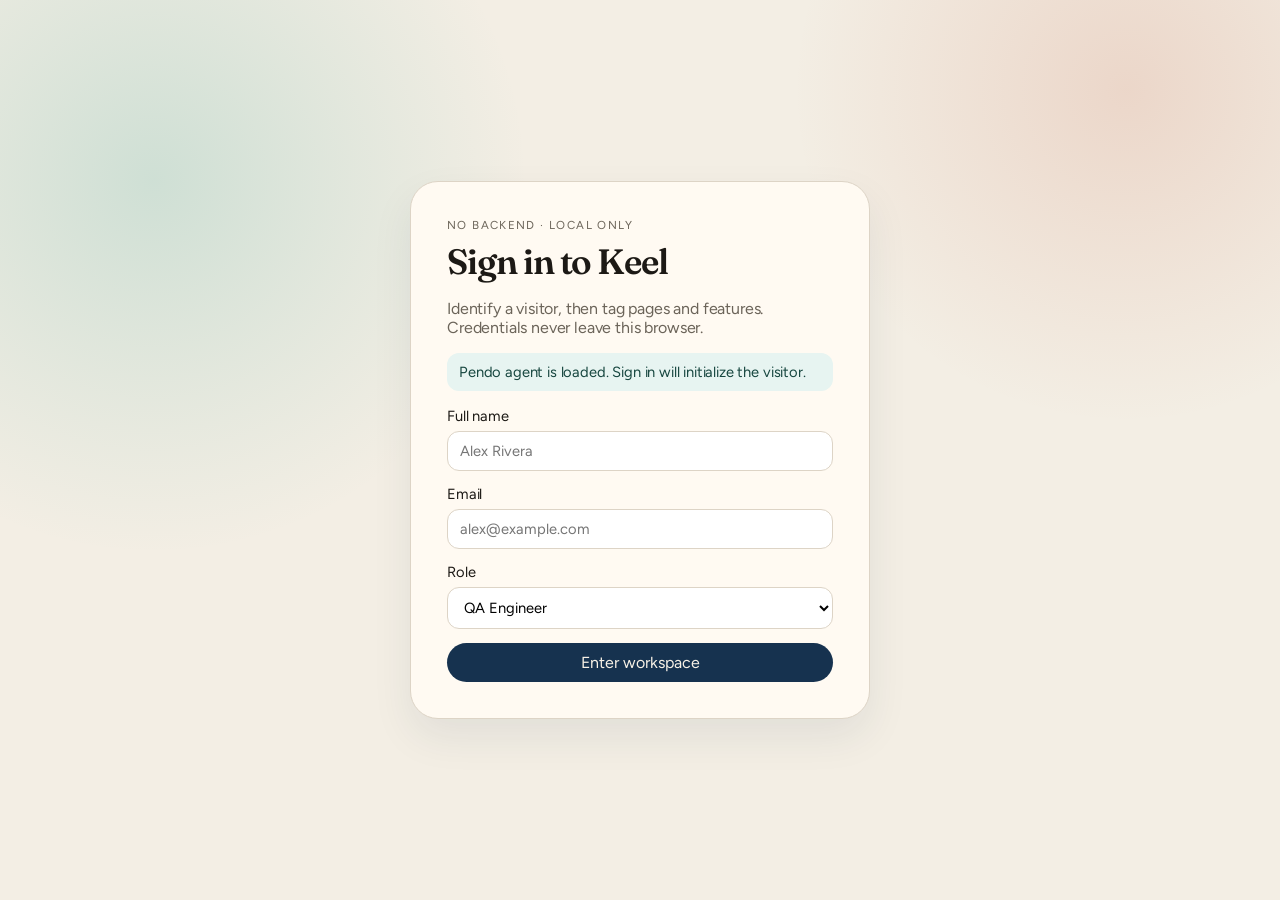
<file: index.html>
<!DOCTYPE html>
<html lang="en">
  <head>
    <meta charset="UTF-8" />
    <meta name="viewport" content="width=device-width, initial-scale=1" />
    <title>Sign in · Keel</title>
    <link rel="preconnect" href="https://fonts.googleapis.com" />
    <link rel="preconnect" href="https://fonts.gstatic.com" crossorigin />
    <link
      href="https://fonts.googleapis.com/css2?family=Figtree:wght@400;600;700&family=Fraunces:opsz,wght@9..144,560&display=swap"
      rel="stylesheet"
    />
    <link rel="stylesheet" href="css/styles.css" />
  </head>
  <body class="auth-body">
    <main class="auth-card" data-pendo="sign-in-card">
      <p class="eyebrow">No backend · local only</p>
      <h1>Sign in to Keel</h1>
      <p class="lede">Identify a visitor, then tag pages and features. Credentials never leave this browser.</p>
      <p class="notice" id="pendo-status">Pendo API key is not set yet. Add it in js/config.js when you are ready to capture.</p>
      <form id="sign-in-form" data-pendo="sign-in-form">
        <label>
          Full name
          <input name="name" autocomplete="name" required placeholder="Alex Rivera" data-pendo="sign-in-name" />
        </label>
        <label>
          Email
          <input name="email" type="email" autocomplete="email" required placeholder="alex@example.com" data-pendo="sign-in-email" />
        </label>
        <label>
          Role
          <select name="role" data-pendo="sign-in-role">
            <option>QA Engineer</option>
            <option>Product Manager</option>
            <option>Designer</option>
            <option>Engineer</option>
          </select>
        </label>
        <button type="submit" class="primary-btn" data-pendo="sign-in-submit">Enter workspace</button>
      </form>
    </main>
    <script src="js/config.js"></script>
    <script src="js/storage.js"></script>
    <script src="js/pendo.js"></script>
    <script>
      const session = getSession();
      if (session) window.location.replace("home.html");

      const status = document.getElementById("pendo-status");
      if (window.APP_CONFIG.pendoApiKey !== "YOUR_PENDO_API_KEY") {
        status.textContent = "Pendo agent is loaded. Sign in will initialize the visitor.";
      }

      document.getElementById("sign-in-form").addEventListener("submit", (event) => {
        event.preventDefault();
        const form = event.currentTarget;
        const next = {
          visitorId: "visitor-" + btoa(form.email.value.trim()).replace(/=+/g, "").slice(0, 18),
          name: form.name.value.trim(),
          email: form.email.value.trim(),
          role: form.role.value,
        };
        setSession(next);
        initPendo(next);
        trackPendo("signed_in", { role: next.role });
        window.location.href = "home.html";
      });
    </script>
  </body>
</html>
</file>
<file: css/styles.css>
:root {
  --ink: #1c1915;
  --muted: #6b6459;
  --paper: #f3eee4;
  --card: #fffaf2;
  --line: #ddd4c6;
  --navy: #16324f;
  --navy-2: #0f243a;
  --sea: #2a9d8f;
  --coral: #c45c3e;
  --sand: #e7d7b8;
  --shadow: 0 18px 40px rgba(22, 50, 79, 0.08);
  --radius: 18px;
  --font: "Figtree", "Segoe UI", sans-serif;
  --display: "Fraunces", Georgia, serif;
}

* {
  box-sizing: border-box;
}

html,
body {
  margin: 0;
  min-height: 100%;
  background: var(--paper);
  color: var(--ink);
  font-family: var(--font);
}

body {
  letter-spacing: -0.01em;
}

h1,
h2,
h3,
.brand strong {
  font-family: var(--display);
  font-weight: 600;
  letter-spacing: -0.03em;
}

a {
  color: var(--navy);
}

button,
input,
select,
textarea {
  font: inherit;
}

.sr-only {
  position: absolute;
  width: 1px;
  height: 1px;
  overflow: hidden;
  clip: rect(0 0 0 0);
}

.auth-body {
  display: grid;
  place-items: center;
  min-height: 100vh;
  background:
    radial-gradient(circle at 12% 20%, rgba(42, 157, 143, 0.18), transparent 28%),
    radial-gradient(circle at 88% 10%, rgba(196, 92, 62, 0.16), transparent 24%),
    var(--paper);
}

.auth-card {
  width: min(460px, calc(100% - 32px));
  background: var(--card);
  border: 1px solid var(--line);
  border-radius: 28px;
  padding: 36px;
  box-shadow: var(--shadow);
}

.auth-card h1 {
  margin: 8px 0 8px;
  font-size: 2.2rem;
}

.lede,
.muted,
.eyebrow {
  color: var(--muted);
}

.eyebrow {
  text-transform: uppercase;
  letter-spacing: 0.12em;
  font-size: 0.72rem;
  margin: 0 0 8px;
}

.form,
.auth-card form,
.modal form {
  display: grid;
  gap: 14px;
}

label {
  display: grid;
  gap: 6px;
  font-size: 0.92rem;
}

input,
select,
textarea {
  border: 1px solid var(--line);
  background: #fff;
  border-radius: 12px;
  padding: 10px 12px;
}

.primary-btn,
.ghost-btn {
  border: 0;
  border-radius: 999px;
  padding: 10px 16px;
  cursor: pointer;
}

.primary-btn {
  background: var(--navy);
  color: #f7f1e6;
}

.ghost-btn {
  background: transparent;
  border: 1px solid var(--line);
  color: var(--ink);
}

.ghost-btn.danger {
  color: var(--coral);
  border-color: #ecc6ba;
}

.app-body #app {
  min-height: 100vh;
  display: grid;
  grid-template-columns: 260px 1fr;
}

.sidebar {
  background: linear-gradient(180deg, var(--navy), var(--navy-2));
  color: #f4eee3;
  padding: 24px 18px;
  display: flex;
  flex-direction: column;
  gap: 28px;
}

.brand {
  display: flex;
  gap: 12px;
  align-items: center;
}

.brand span:last-child,
.who span,
.nav a {
  color: #c9d4df;
}

.brand div,
.who div {
  display: grid;
}

.mark,
.avatar {
  width: 38px;
  height: 38px;
  border-radius: 12px;
  display: grid;
  place-items: center;
  background: var(--sea);
  color: #08332e;
  font-weight: 700;
}

.nav {
  display: grid;
  gap: 6px;
}

.nav a {
  text-decoration: none;
  padding: 10px 12px;
  border-radius: 12px;
}

.nav a.is-active,
.nav a:hover {
  background: rgba(255, 255, 255, 0.08);
  color: #fff;
}

.sidebar-foot {
  margin-top: auto;
  display: grid;
  gap: 12px;
}

.who {
  display: flex;
  gap: 10px;
  align-items: center;
}

.sidebar .ghost-btn {
  color: #f4eee3;
  border-color: rgba(255, 255, 255, 0.18);
}

.stage {
  display: grid;
  grid-template-rows: auto 1fr;
}

.topbar {
  display: flex;
  justify-content: space-between;
  gap: 16px;
  padding: 18px 28px;
  border-bottom: 1px solid var(--line);
  background: rgba(243, 238, 228, 0.88);
  position: sticky;
  top: 0;
  backdrop-filter: blur(10px);
}

.search {
  flex: 1;
}

.search input {
  width: min(420px, 100%);
}

.content {
  padding: 28px;
  display: grid;
  gap: 22px;
  align-content: start;
}

.hero,
.page-head,
.panel-head,
.card-top,
.chart-label,
.who,
.row,
menu {
  display: flex;
  justify-content: space-between;
  align-items: center;
  gap: 16px;
}

.hero h1,
.page-head h1 {
  margin: 0;
  font-size: 2.4rem;
}

.lede {
  max-width: 62ch;
}

.stats,
.board,
.charts {
  display: grid;
  gap: 16px;
}

.stats {
  grid-template-columns: repeat(4, 1fr);
}

.stat,
.panel,
.card,
.chart-row,
.auth-card {
  background: var(--card);
  border: 1px solid var(--line);
  box-shadow: var(--shadow);
}

.stat,
.panel,
.card,
.chart-row {
  border-radius: var(--radius);
}

.stat {
  padding: 18px 20px;
}

.stat span {
  color: var(--muted);
}

.stat strong {
  display: block;
  font-size: 2rem;
  font-family: var(--display);
}

.panel,
.chart-row {
  padding: 20px;
}

.recent,
.stack {
  list-style: none;
  padding: 0;
  margin: 0;
  display: grid;
  gap: 12px;
}

.recent li,
.card {
  padding: 14px 0 0;
}

.recent li {
  display: flex;
  justify-content: space-between;
  gap: 12px;
  border-top: 1px solid var(--line);
  padding-top: 12px;
}

.recent li:first-child {
  border-top: 0;
  padding-top: 0;
}

.board {
  grid-template-columns: repeat(3, 1fr);
  align-items: start;
}

.column {
  background: rgba(255, 250, 242, 0.55);
  border: 1px dashed var(--line);
  border-radius: 22px;
  padding: 14px;
  display: grid;
  gap: 12px;
}

.column header {
  display: flex;
  justify-content: space-between;
  align-items: baseline;
}

.column h2,
.panel h2 {
  margin: 0;
  font-size: 1.15rem;
}

.card {
  padding: 14px;
}

.card.is-selected {
  outline: 2px solid var(--sea);
}

.card h3 {
  margin: 10px 0 6px;
  font-size: 1.05rem;
}

.card p,
.empty,
code {
  color: var(--muted);
}

.pill {
  text-transform: capitalize;
  font-size: 0.75rem;
  border-radius: 999px;
  padding: 4px 8px;
  background: var(--sand);
}

.pill.high {
  background: #f0c7bb;
}

.pill.medium {
  background: #e7d7b8;
}

.pill.low {
  background: #cfe7e2;
}

.card-actions,
.row-actions,
.move-row,
.filters {
  display: flex;
  gap: 8px;
  flex-wrap: wrap;
}

.chip {
  border: 1px solid var(--line);
  background: #fff;
  border-radius: 999px;
  padding: 6px 12px;
  text-transform: capitalize;
  cursor: pointer;
}

.chip.is-active {
  background: var(--navy);
  color: #fff;
  border-color: var(--navy);
}

.table-wrap {
  overflow: auto;
  background: var(--card);
  border: 1px solid var(--line);
  border-radius: var(--radius);
}

table {
  width: 100%;
  border-collapse: collapse;
}

th,
td {
  text-align: left;
  padding: 14px 16px;
  border-bottom: 1px solid var(--line);
  vertical-align: top;
}

.bar {
  height: 14px;
  background: #efe6d6;
  border-radius: 999px;
  overflow: hidden;
}

.bar span {
  display: block;
  height: 100%;
  background: linear-gradient(90deg, var(--sea), var(--navy));
}

.callout {
  background: #fff6ea;
}

.modal {
  border: 0;
  border-radius: 24px;
  padding: 0;
  width: min(480px, 92vw);
  box-shadow: var(--shadow);
}

.modal form {
  padding: 24px;
}

.modal::backdrop {
  background: rgba(15, 36, 58, 0.45);
}

.row {
  display: grid;
  grid-template-columns: 1fr 1fr;
}

menu {
  padding: 8px 0 0;
  margin: 0;
}

.notice {
  margin: 0 0 16px;
  padding: 10px 12px;
  border-radius: 12px;
  background: #e7f4f1;
  color: #16463f;
  font-size: 0.92rem;
}

@media (max-width: 980px) {
  .app-body #app,
  .stats,
  .board,
  .row {
    grid-template-columns: 1fr;
  }

  .sidebar {
    padding: 16px;
  }

  .content,
  .topbar {
    padding: 16px;
  }
}
</file>
